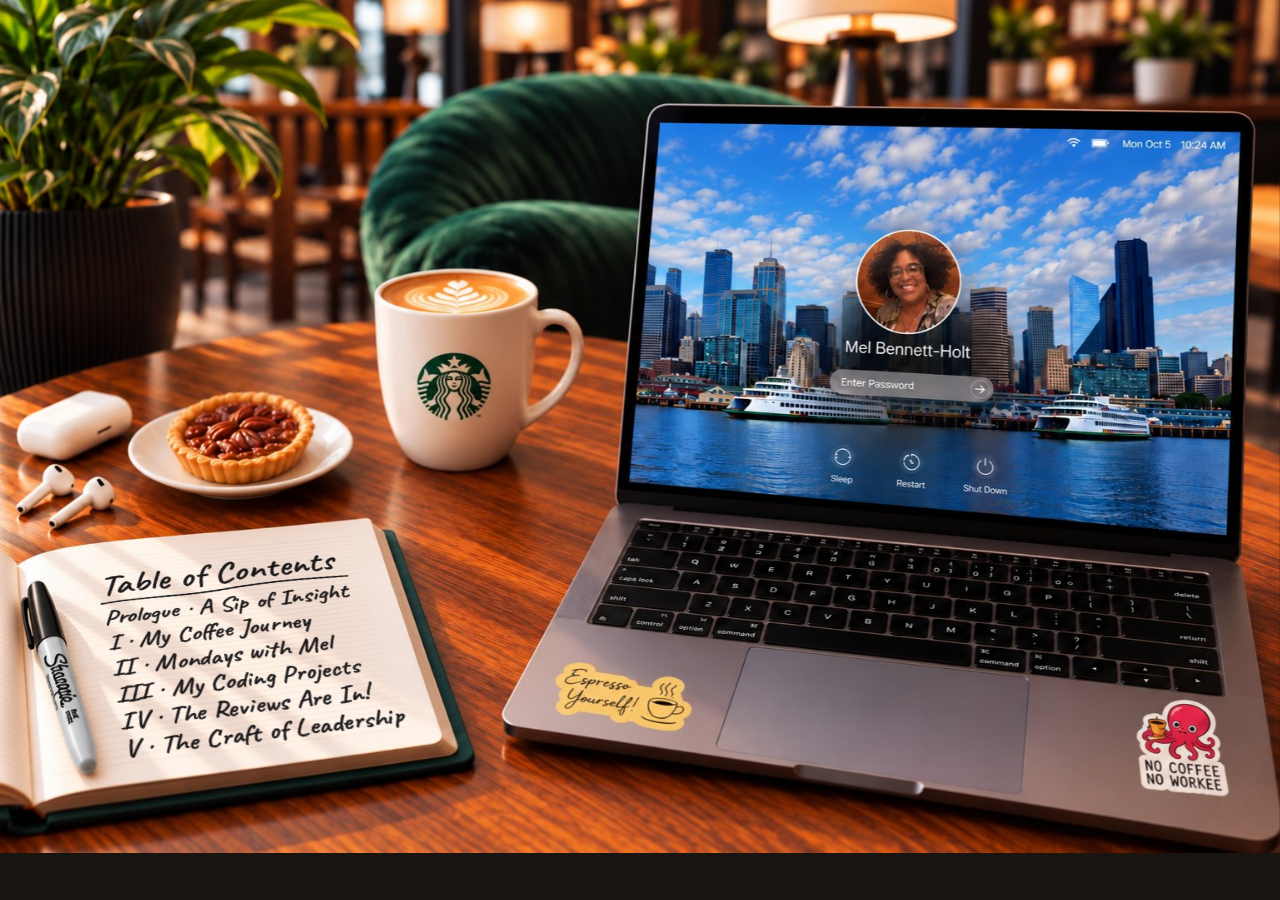
<file: index.html>
<!doctype html>
<html lang="en">
<head>
<meta charset="utf-8">
<meta name="viewport" content="width=device-width, initial-scale=1, viewport-fit=cover">
<title>Not Your Average Mel | Melissa Bennett-Holt</title>
<meta name="description" content="Melissa Bennett-Holt (Mel) is a Starbucks Coffee Master, coffeehouse coach and full stack developer. Step up to her café table to explore her resume, Mondays with Mel, coding projects and The Craft of Leadership.">
<meta name="theme-color" content="#1a1410">
<link rel="canonical" href="https://notyouravgmel.com/">
<link rel="icon" href="favicon.svg" type="image/svg+xml">
<meta property="og:type" content="website">
<meta property="og:site_name" content="Not Your Average Mel">
<meta property="og:title" content="Not Your Average Mel | Melissa Bennett-Holt">
<meta property="og:description" content="Melissa Bennett-Holt (Mel) is a Starbucks Coffee Master, coffeehouse coach and full stack developer. Step up to her café table to explore her resume, Mondays with Mel, coding projects and The Craft of Leadership.">
<meta property="og:url" content="https://notyouravgmel.com/">
<meta property="og:image" content="https://notyouravgmel.com/assets/og-image.jpg">
<meta name="twitter:card" content="summary_large_image">
<link rel="stylesheet" href="https://fonts.googleapis.com/css2?family=Caveat:wght@500;700&family=Source+Sans+3:wght@400;700&display=swap">
<link rel="stylesheet" href="css/home.css">
</head>
<body>
<main>
<h1 class="sr-only">Hey, I'm Mel! Not Your Average Mel</h1>
<div class="scene">
<div class="stage">
<img src="assets/home/cafe-desk.jpg" alt="A café table with a laptop, a latte, a pecan tart, AirPods and an open notebook">

<!-- AirPods: open the Spotify album player -->
<input type="checkbox" id="sp-chk" class="sp-chk" aria-hidden="true" tabindex="-1">
<label for="sp-chk" class="hot" role="button" aria-label="Play the album on Spotify" style="left:15px;top:388px;width:121px;height:143px;border-radius:24px;cursor:pointer"><span class="tag sp-tag">My Tunes ♪</span></label>
<div class="sp-pop"><label for="sp-chk" class="sp-bg" aria-label="Close"></label><div class="sp-card"><label for="sp-chk" class="sp-x" aria-label="Close">×</label><p class="sp-h">My Tunes</p>
<p class="sp-t">The Life of a Showgirl</p>
<p class="sp-a">Taylor Swift · Album</p>
<a class="sp-btn" href="https://open.spotify.com/album/4a6NzYL1YHRUgx9e3YZI6I" target="_blank" rel="noopener">Listen on Spotify ↗</a></div></div>

<!-- laptop screen: enter the portfolio desk -->
<a class="hot" href="desk/" aria-label="Enter the portfolio desk" style="left:632px;top:123px;width:607px;height:410px;clip-path:polygon(31px 0,607px 2px,596px 410px,0 358px)"><span class="tag">Enter the desk →</span></a>

<!-- handwritten table of contents on the notebook page; baselines sit on the notebook's ruled lines -->
<div class="toc" style="position:absolute;left:0;top:0;width:270px;height:254px;transform-origin:0 0;transform:matrix3d(1.03183,-0.08334,0,0.0000876,0.05153,0.37988,0,-0.0005851,0,0,1,0,93.33,563.33,0,1);mix-blend-mode:multiply">
<svg width="270" height="254" viewBox="0 0 270 254" style="overflow:visible" aria-label="Table of Contents">
<text x="2" y="44.7" font-size="38" font-weight="700" transform="rotate(1.49 2 44.7)">Table of Contents</text>
<path d="M2 6 C45 2 80 9 120 5 S200 3 238 6" fill="none" stroke="#0f0f12" stroke-width="1.9" stroke-linecap="round" transform="translate(0 49.7) rotate(1.49 2 0)"/>
<a href="desk/#resume"><text x="2" y="82.8" font-size="26" transform="rotate(1.52 2 82.8)">Prologue · A Sip of Insight</text></a>
<a href="desk/#cup"><text x="2" y="114.2" font-size="26" transform="rotate(1.52 2 114.2)">I · My Coffee Journey</text></a>
<a href="desk/#journal"><text x="2" y="145.2" font-size="26" transform="rotate(1.52 2 145.2)">II · Mondays with Mel</text></a>
<a href="desk/#projects"><text x="2" y="175.9" font-size="26" transform="rotate(1.52 2 175.9)">III · My Coding Projects</text></a>
<a href="desk/#reviews"><text x="2" y="206.2" font-size="26" transform="rotate(1.52 2 206.2)">IV · The Reviews Are In!</text></a>
<a href="desk/#craft"><text x="2" y="236.1" font-size="26" transform="rotate(1.52 2 236.1)">V · The Craft of Leadership</text></a>
</svg>
</div>

</div>
</div>
<nav class="home-nav" aria-label="Table of Contents">
<h2>Table of Contents</h2>
<a href="desk/#resume">Prologue · A Sip of Insight</a>
<a href="desk/#cup">I · My Coffee Journey</a>
<a href="desk/#journal">II · Mondays with Mel</a>
<a href="desk/#projects">III · My Coding Projects</a>
<a href="desk/#reviews">IV · The Reviews Are In!</a>
<a href="desk/#craft">V · The Craft of Leadership</a>
<a class="enter" href="desk/">Enter the desk →</a>
</nav>
</main>
<script src="js/home.js" defer></script>
</body>
</html>
</file>
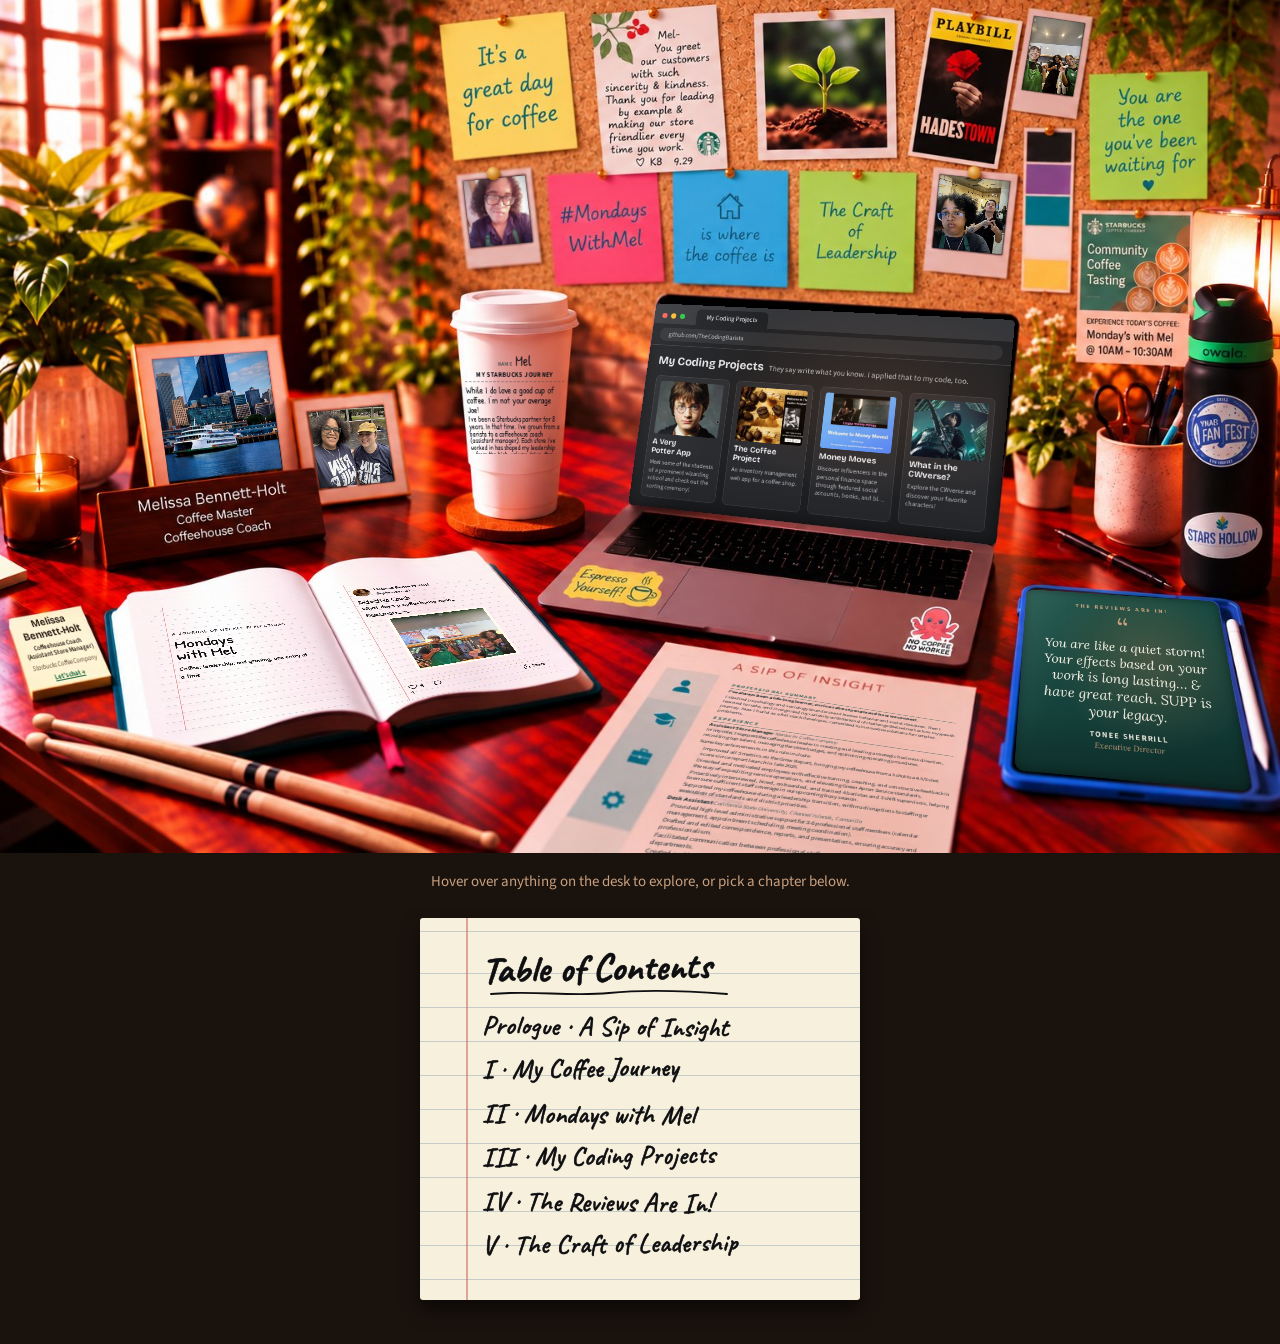
<file: desk/index.html>
<!doctype html>
<html lang="en">
<head>
<meta charset="utf-8">
<meta name="viewport" content="width=device-width, initial-scale=1, viewport-fit=cover">
<title>Portfolio Desk | Not Your Average Mel</title>
<meta name="description" content="Melissa Bennett-Holt (Mel) is a Starbucks Coffee Master, coffeehouse coach, and full-stack developer. Explore her desk: resume, Mondays with Mel, coding projects and The Craft of Leadership.">
<meta name="theme-color" content="#1a1410">
<link rel="canonical" href="https://notyouravgmel.com/desk/">
<link rel="icon" href="../favicon.svg" type="image/svg+xml">
<meta property="og:type" content="website">
<meta property="og:site_name" content="Not Your Average Mel">
<meta property="og:title" content="Not Your Average Mel | Portfolio Desk">
<meta property="og:description" content="Melissa Bennett-Holt (Mel) is a Starbucks Coffee Master, coffeehouse coach, and full-stack developer. Explore her desk: resume, Mondays with Mel, coding projects and The Craft of Leadership.">
<meta property="og:url" content="https://notyouravgmel.com/desk/">
<meta property="og:image" content="https://notyouravgmel.com/assets/og-image.jpg">
<meta name="twitter:card" content="summary_large_image">
<link rel="stylesheet" href="https://fonts.googleapis.com/css2?family=Bricolage+Grotesque:wght@600;700&family=Source+Sans+3:wght@400;600;700&family=Patrick+Hand&family=Caveat:wght@500;700&family=Lora:ital,wght@0,400;0,700;1,400&display=swap">
<link rel="stylesheet" href="../css/desk.css">
</head>
<body>
<main>
<h1 class="sr-only">Melissa Bennett-Holt: Not Your Average Mel</h1>
<p class="sr-only">An illustrated desk. Select the cork board notes, laptop, journal, cup, resume page, tablet, photo frames or nameplate to open each part of the site, or use the Table of Contents below the desk.</p>
<div class="scene">
<div class="stage" aria-hidden="true">
<div class="cup-tx" style="transform:matrix3d(1.02459,0.00000,0,0.0000000,1.01039,1.86329,0,0.0016284,0,0,1,0,555.00,424.00,0,1)"><div class="ct-top"><span>Name</span><b>Mel</b></div><div class="ct-drink">My Starbucks Journey</div><p class="ct-l">While I do love a good cup of coffee, I'm not your average Joe!</p><p class="ct-b">I've been a Starbucks partner for 8 years. In that time, I've grown from a barista to a coffeehouse coach (assistant manager). Each store I've worked in has shaped my leadership - from the high-volume drive-thru where I learned operational discipline, to the community cafe where I developed a people-first approach centered on culture and connection.</p></div>
<div class="paper-tx" style="transform:matrix3d(1.23784,0.33530,0,0.0002072,-1.34394,-0.30074,0,-0.0011199,0,0,1,0,880.00,820.00,0,1)"><div class="pt-h">Professional Summary</div><p class="pt-l">I've always been a life-long learner, curious about people and how we connect.</p><p>I studied psychology and sociology to understand human behavior and social structures. Then I learned to code, and it reignited my curiosity with the kind of challenge that set me back on my growth journey. Now I build as a full stack developer, committed to innovative solutions for complex problems.</p><div class="pt-h">Experience</div><div class="jb"><b>Assistant Store Manager</b> <i>Starbucks Coffee Company</i></div><p>In my role, I support the coffeehouse leader in creating and leading a strategic business direction, recruiting top talent, managing the store budget, and optimizing operating procedures.</p><p>Some key achievements in this role include:</p><ul><li>Improved all 5 metrics on the Grow Report, bringing my coffeehouse from a 3 shot to a 4.5/5 shot score since report launch in late 2025.</li><li>Directed and motivated employees with effective training, coaching, and constructive feedback in the way of expediting service operations, and elevating Green Apron Service standards.</li><li>Proactively interviewed, hired, onboarded, and trained 4 baristas and 3 shift supervisors, helping to ensure sufficient staff coverage in our upcoming busy season.</li><li>Supported my coffeehouse during a leadership transition, with no disruptions to staffing or execution of standards and district priorities.</li></ul><div class="jb"><b>Desk Assistant</b> <i>California State University, Channel Islands, Camarillo</i></div><ul><li>Provided high-level administrative support for 3-6 professional staff members (calendar management, appointment scheduling, meeting coordination).</li><li>Drafted and edited correspondence, reports, and presentations, ensuring accuracy and professionalism.</li><li>Facilitated communication between professional staff, students, vendors, and other departments.</li><li>Created and launched the Student Union Perks Program (SUPP) to increase engagement in the Student Union.</li><li>2018 Student Assistant of the Year recipient.</li></ul><div class="pt-h">Education</div><div class="jb"><b>Software Engineering</b> <i>Flatiron School</i></div><div class="jb"><b>Bachelor of Arts (B.A.), Psychology</b> <i>California State University Channel Islands</i></div><div class="pt-h">Skills</div><p>Rails · SQL · JavaScript · React</p></div>
<div class="card-tx" style="transform:matrix3d(0.95266,0.02291,0,0.0002590,0.36369,0.16677,0,-0.0011499,0,0,1,0,15.00,746.00,0,1)"><div class="cx-n">Melissa Bennett‑Holt</div><div class="cx-t">Coffeehouse Coach<br>(Assistant Store Manager)</div><div class="cx-c">Starbucks Coffee Company</div><div class="cx-o">Let's chat →</div></div>
<div class="ipad-tx" style="transform:matrix3d(0.57764,-0.01202,0,-0.0000796,-0.79216,0.12360,0,-0.0006118,0,0,1,0,1232.00,707.00,0,1)"><div class="ip-k">The Reviews Are In!</div><div class="ip-body"><div class="ip-mark">“</div><p class="ip-q">You are like a quiet storm! Your effects based on your work is long lasting… &amp; have great reach. SUPP is your legacy.</p><div class="ip-w">Tonee Sherrill</div><div class="ip-r">Executive Director</div></div></div>
<div class="lap-tx" style="transform:matrix3d(0.58820,-0.03680,0,-0.0001960,-0.18938,0.74231,0,-0.0001009,0,0,1,0,788.00,364.00,0,1)"><div class="lt-tabs"><i class="d r"></i><i class="d y"></i><i class="d g"></i><em>My Coding Projects</em></div><div class="lt-bar"><span>github.com/TheCodingBarista</span></div><div class="lt-h"><b>My Coding Projects</b> They say write what you know. I applied that to my code, too.</div><div class="lt-g"><div class="lc"><div class="lci pj0"></div><div class="lct">A Very<br>Potter App</div><div class="lcd">Meet some of the students of a prominent wizarding school and check out the sorting ceremony!</div></div><div class="lc"><div class="lci pj1"></div><div class="lct">The Coffee Project</div><div class="lcd">An inventory management web app for a coffee shop.</div></div><div class="lc"><div class="lci pj2"></div><div class="lct">Money Moves</div><div class="lcd">Discover influencers in the personal finance space through featured social accounts, books, and blog posts.</div></div><div class="lc"><div class="lci pj3"></div><div class="lct">What in the CWverse?</div><div class="lcd">Explore the CWverse and discover your favorite characters!</div></div></div></div>
<div class="cpho cp0" style="transform:matrix3d(0.30917,-0.03000,0,0.0000000,0.03485,0.30303,0,0.0000000,0,0,1,0,555.80,217.50,0,1)"></div>
<div class="cpho cp2" style="width:200px;height:290px;transform:matrix3d(0.36426,0.04525,0,0.0000447,-0.04103,0.30527,0,0.0000073,0,0,1,0,1240.80,19.20,0,1)"></div>
<div class="cpho cp3" style="transform:matrix3d(0.31399,0.02657,0,-0.0000311,0.04545,0.35214,0,0.0000697,0,0,1,0,1127.80,209.50,0,1)"></div>
<div class="cpho cp4" style="width:240px;height:248px;transform:matrix3d(0.37076,-0.04114,0,-0.0000092,0.07435,0.39425,0,0.0000466,0,0,1,0,370.00,495.00,0,1)"></div>
<div class="cpho cp5" style="width:240px;height:251px;transform:matrix3d(0.62430,0.02398,0,0.0001619,0.08521,0.59447,0,0.0000194,0,0,1,0,182.60,431.60,0,1)"></div>
<div class="jr-ov" style="transform:matrix3d(0.39501,0.11113,0,0.0001894,-0.06281,-0.19181,0,-0.0004825,0,0,1,0,178.00,728.00,0,1)"><div class="jr-pg jr-lpage"><div class="jr-pgin jr-ttl"><div class="jr-kick">A journal of weekly reflections</div><div class="jr-big">Mondays<br>with Mel</div><div class="jr-sub">Coffee, leadership, and growing, one entry at a time.</div></div></div></div>
<div class="jr-ov" style="transform:matrix3d(0.56430,0.18161,0,0.0003114,0.00886,0.01711,0,-0.0002353,0,0,1,0,392.00,704.00,0,1)"><div class="jr-pg"><div class="jr-pgin">
<div class="jr-hdr"><div class="jr-av jri0"></div><div><div class="jr-nm">Melissa Bennett-Holt</div><div class="jr-dt">September 21</div></div></div>
<p><strong>Detective Coach</strong><br>What does a coffeehouse coac… <a href="https://www.linkedin.com/in/melbennettholt/" class="jr-more">Read more →</a></p>
<div class="jr-ph jri1" role="img" aria-label="Two team members in green aprons holding coffee samples at a Starbucks counter"></div>
<div class="jr-ftr">
<span style="display:inline-flex;align-items:center;gap:6px"><svg width="20" height="20" viewBox="0 0 24 24" fill="none" stroke="currentColor" stroke-width="2" stroke-linecap="round" stroke-linejoin="round" aria-hidden="true"><path d="M20.84 4.61a5.5 5.5 0 0 0-7.78 0L12 5.67l-1.06-1.06a5.5 5.5 0 0 0-7.78 7.78l1.06 1.06L12 21.23l7.78-7.78 1.06-1.06a5.5 5.5 0 0 0 0-7.78z"></path></svg>5</span>
<span style="display:inline-flex;align-items:center;gap:6px"><svg width="20" height="20" viewBox="0 0 24 24" fill="none" stroke="currentColor" stroke-width="2" stroke-linecap="round" stroke-linejoin="round" aria-hidden="true"><path d="M21 11.5a8.38 8.38 0 0 1-.9 3.8 8.5 8.5 0 0 1-7.6 4.7 8.38 8.38 0 0 1-3.8-.9L3 21l1.9-5.7a8.38 8.38 0 0 1-.9-3.8 8.5 8.5 0 0 1 4.7-7.6 8.38 8.38 0 0 1 3.8-.9h.5a8.48 8.48 0 0 1 8 8v.5z"></path></svg></span>
<span style="margin-left:auto;display:inline-flex;align-items:center;gap:6px"><svg width="20" height="20" viewBox="0 0 24 24" fill="none" stroke="currentColor" stroke-width="2" stroke-linecap="round" stroke-linejoin="round" aria-hidden="true"><path d="M4 12v8a2 2 0 0 0 2 2h12a2 2 0 0 0 2-2v-8"></path><polyline points="16 6 12 2 8 6"></polyline><line x1="12" y1="2" x2="12" y2="15"></line></svg>Share</span></div>
<div class="jr-pgno">1</div>
</div></div></div>
<span class="cpin" style="left:583.5px;top:200.3px"></span>
<span class="cpin" style="left:1161.2px;top:198.7px"></span>
</div>

<a class="hs" href="#craft" aria-label="The Craft of Leadership" style="left:62.37%;top:20.12%;width:9.11%;height:14.06%"><span class="tg">The Craft of Leadership</span></a>
<a class="hs" href="#journal" aria-label="Mondays with Mel" style="left:42.77%;top:20.21%;width:9.05%;height:12.99%"><span class="tg">Mondays with Mel</span></a>
<a class="hs" href="#journal" aria-label="Mondays with Mel" style="left:84.24%;top:24.90%;width:8.85%;height:17.77%"><span class="tg">Mondays with Mel</span></a>
<a class="hs" href="#reviews" aria-label="The Reviews Are In!" style="left:46.22%;top:0.78%;width:10.61%;height:19.53%"><span class="tg">The Reviews Are In!</span></a>
<a class="hs" href="#cup" aria-label="My Starbucks Journey" style="left:35.16%;top:33.98%;width:10.03%;height:27.05%"><span class="tg">My Starbucks Journey</span></a>
<a class="hs" href="#projects" aria-label="My Coding Projects" style="left:49.15%;top:35.16%;width:30.27%;height:28.81%"><span class="tg">My Coding Projects</span></a>
<a class="hs" href="#journal" aria-label="Mondays with Mel" style="left:8.46%;top:64.65%;width:38.54%;height:26.37%"><span class="tg">Mondays with Mel</span></a>
<a class="hs" href="#resume" aria-label="A Sip of Insight" style="left:40.04%;top:75.20%;width:36.26%;height:24.80%"><span class="tg">A Sip of Insight</span></a>
<a class="hs" href="#reviews" aria-label="The Reviews Are In!" style="left:78.12%;top:68.85%;width:21.88%;height:26.37%"><span class="tg">The Reviews Are In!</span></a>
<a class="hs" href="#hello" aria-label="About Mel" style="left:7.49%;top:55.18%;width:17.90%;height:11.23%"><span class="tg">About Mel</span></a>
<a class="hs" href="#card" aria-label="Business card" style="left:0.52%;top:71.00%;width:8.20%;height:10.25%"><span class="tg">My business card</span></a>
<a class="hs" href="../" aria-label="Back to home" style="left:52.60%;top:20.02%;width:8.92%;height:13.67%"><span class="tg">Back to home</span></a>
</div>
<p class="hint">Hover over anything on the desk to explore, or pick a chapter below.</p>
<nav class="toc-nav" aria-label="Table of Contents"><div class="toc-paper">
<div class="toc-title">Table of Contents</div>
<svg width="250" height="10" viewBox="0 0 240 10" style="display:block;margin:0 0 8px 2px" aria-hidden="true"><path d="M2 6 C45 2 80 9 120 5 S200 3 238 6" fill="none" stroke="#0F0F12" stroke-width="1.9" stroke-linecap="round"/></svg>
<a href="#resume"><span class="t">Prologue · A Sip of Insight</span></a>
<a href="#cup"><span class="t">I · My Coffee Journey</span></a>
<a href="#journal"><span class="t">II · Mondays with Mel</span></a>
<a href="#projects"><span class="t">III · My Coding Projects</span></a>
<a href="#reviews"><span class="t">IV · The Reviews Are In!</span></a>
<a href="#craft"><span class="t">V · The Craft of Leadership</span></a>
</div></nav>
</main>
<div class="modal" id="resume" role="dialog" aria-label="Resume"><a class="bg" href="#!" aria-label="Close"></a><a class="x" href="#!" aria-label="Close">×</a><div class="box">
<div class="sheet resume">
<h2 style="margin:0 0 8px;font-size:36px">A Sip of Insight</h2>
<div style="width:56px;height:3px;background:#8A5A2B;margin-bottom:8px"></div>
<p class="rs-h">Professional Summary</p>
<p style="margin:0 0 10px;font-weight:600;color:#8A5A2B">I've always been a life-long learner, curious about people and how we connect.</p>
<p style="margin:0;color:#D5E2DD">I studied psychology and sociology to understand human behavior and social structures. Then I learned to code, and it reignited my curiosity with the kind of challenge that set me back on my growth journey. Now I build as a full stack developer, committed to innovative solutions for complex problems.</p>
<p class="rs-h">Experience</p>
<div class="job"><div class="jt"><b>Coffeehouse Coach</b><span>Starbucks Coffee Company</span></div>
<p style="margin:6px 0 0;font-size:14px;line-height:1.5">In my role, I support the coffeehouse leader in creating and leading a strategic business direction, recruiting top talent, managing the store budget, and optimizing operating procedures.</p>
<p style="margin:8px 0 0;font-size:14px;font-weight:600">Some key achievements in this role include:</p>
<ul>
<li>Improved all 5 metrics on the Grow Report, bringing my coffeehouse from a 3 shot to a 4.0/5 shot score since report launch in late 2025.</li>
<li>Directed and motivated employees with effective training, coaching, and constructive feedback in the way of expediting service operations, and elevating Green Apron Service standards.</li>
<li>Proactively interviewed, hired, onboarded, and trained 7 baristas and 4 shift supervisors, helping to ensure sufficient staff coverage in our upcoming busy season.</li>
<li>Supported my coffeehouse during a leadership transition, with no disruptions to staffing or execution of standards and district priorities.</li>
</ul></div>
<div class="job"><div class="jt"><b>Desk Assistant</b><span>California State University, Channel Islands, Camarillo</span></div>
<ul>
<li>Provided high-level administrative support for 3-6 professional staff members (calendar management, appointment scheduling, meeting coordination).</li>
<li>Drafted and edited correspondence, reports, and presentations, ensuring accuracy and professionalism.</li>
<li>Facilitated communication between professional staff, students, vendors, and other departments.</li>
<li>Created and launched the Student Union Perks Program (SUPP) to increase engagement in the Student Union.</li>
<li>Student Assistant of the Year recipient.</li>
</ul></div>
<p class="rs-h">Education</p>
<div class="job"><div class="jt"><b>Software Engineering</b><span>Flatiron School</span></div></div>
<div class="job"><div class="jt"><b>Bachelor of Arts (B.A.), Psychology</b><span>California State University Channel Islands</span></div></div>
<p class="rs-h">Skills</p>
<div style="display:flex;gap:10px;flex-wrap:wrap">
<span style="padding:6px 14px;border:1px solid #5E8A80;border-radius:999px;font-size:16px">Rails</span>
<span style="padding:6px 14px;border:1px solid #5E8A80;border-radius:999px;font-size:16px">SQL</span>
<span style="padding:6px 14px;border:1px solid #5E8A80;border-radius:999px;font-size:16px">JavaScript</span>
<span style="padding:6px 14px;border:1px solid #5E8A80;border-radius:999px;font-size:16px">React</span>
</div>
</div>
</div></div>
<div class="modal" id="cup" role="dialog" aria-label="My Starbucks Journey"><a class="bg" href="#!" aria-label="Close"></a><a class="x" href="#!" aria-label="Close">×</a><div class="box">
<div class="cup-wrap">
<div class="cup">
<div class="lid"><span class="sip"></span></div>
<div class="cbody">
<div class="sleeve"></div>
<div class="lbl-s">
<div class="lbl-top"><span class="lbl-k">Name</span><span class="lbl-n">Mel</span><span class="lbl-cnt">1 of 1</span></div>
<div class="lbl-drink">My Coffee Journey</div>
<div class="lbl-rule"></div>
<p class="lbl-lead">While I do love a good cup of coffee, I'm not your average Joe!</p>
<p>I've been a Starbucks partner for 8 years. In that time, I've grown from a barista to a coffeehouse coach (assistant manager). Each store I've worked in has shaped my leadership - from the high-volume drive-thru where I learned operational discipline, to the community cafe where I developed a people-first approach centered on culture and connection.</p>
<p>I became a certified Coffee Master in July of this year. In advance of this achievement, I connected with customers and partners alike over coffee. My weekly coffee tastings were affectionately dubbed &quot;Mondays With Mel.&quot; This name stuck with me and has become a part of my reflections on coffee, leadership, and personal growth. Follow along on Linkedin as I continue driving performance and culture at Starbucks!</p>
</div>
</div>
</div>
</div>
</div></div>
<div class="modal" id="card" role="dialog" aria-label="Business card"><a class="bg" href="#!" aria-label="Close"></a><a class="x" href="#!" aria-label="Close">×</a><div class="box" style="width:min(340px,100%)">
<div class="bcard"><img src="../assets/desk/card-header.jpg" alt="Melissa Bennett-Holt smiling in sunglasses, with the Starbucks logo"><div class="b"><h2>Melissa Bennett‑Holt</h2><p class="t">Coffeehouse Coach<br>(Assistant Store Manager)</p><p class="c">Starbucks Coffee Company</p><p class="tag">Let's write the next chapter together.</p><button class="chat-btn" type="button" id="chatBtn" aria-expanded="false" aria-controls="chatForm">Let's chat</button>
<form id="chatForm" hidden novalidate>
<label>Name<input name="name" type="text" autocomplete="name" required></label>
<label>Email<input name="email" type="email" autocomplete="email" required></label>
<label>Message<textarea name="message" rows="4" required></textarea></label>
<button type="submit" class="send">Send message</button>
<p id="chatMsg" role="status" aria-live="polite"></p>
</form></div></div>
</div></div>
<div class="modal" id="reviews" role="dialog" aria-label="The Reviews Are In!"><a class="bg" href="#!" aria-label="Close"></a><a class="x" href="#!" aria-label="Close">×</a><div class="box" style="width:min(1040px,100%)">
<div class="bc">
<div class="bc-in">
<div class="bc-cols">
<div class="bc-left">
<p class="bc-kick">The Reviews Are In!</p>
<figure class="bq-main"><span class="mark" aria-hidden="true">“</span><blockquote>You are like a quiet storm! Your effects based on your work is long lasting… &amp; have great reach. SUPP is your legacy.</blockquote><figcaption><span class="who">Tonee Sherrill</span><span class="role">Executive Director</span></figcaption></figure>
<div class="bc-rule"></div>
<div class="bc-grid">
<figure class="bq"><blockquote>“Thank you for all the work and innovation you have contributed to the SU and team during your time here. I appreciate your perseverance and dedication.”</blockquote><figcaption><span class="who">Diana Ballesteros</span><span class="role">Associate Director</span></figcaption></figure>
<figure class="bq"><blockquote>“You truly are a great example of what our mission and values represent. Your presence and consistency is not only appreciated by partners, but by customers as well!”</blockquote><figcaption><span class="who">Ashlie Madison</span><span class="role">District Manager</span></figcaption></figure>
<figure class="bq"><blockquote>“Your presence, so calm, cool &amp; collected, is so amazing. … I'm so lucky to have had you on my team.”</blockquote><figcaption><span class="who">Sam Fuller</span><span class="role">Assistant Store Manager</span></figcaption></figure>
<figure class="bq"><blockquote>“You starting a program and growing is something that is so amazing! … Thank you so much for all you have brought to the team!”</blockquote><figcaption><span class="who">Stephanie Munides</span><span class="role">Student Supervisor</span></figcaption></figure>
<figure class="bq"><blockquote>“Your ability to create the SUPP program from nothing really shows how gifted and hard working you are.”</blockquote><figcaption><span class="who">Shawna Brown</span><span class="role">Student Supervisor</span></figcaption></figure>
</div>
</div>
<aside class="bc-author">
<img src="../assets/desk/author.jpg" alt="Melissa Bennett-Holt in a California State University Channel Islands hoodie">
<p class="au-kick">About the author</p>
<p class="au-name">Melissa Bennett-Holt</p>
<p class="au-bio">Mel is a Starbucks Coffee Master, coffeehouse coach, and full stack developer. A storyteller at heart, she went from barista to coach over seven years with the company. She hosts Mondays with Mel, a weekly series of coffee tastings and reflections on leadership and growth.</p>
<a class="au-link" href="https://www.linkedin.com/in/melbennettholt/">Follow Mel on LinkedIn →</a>
</aside>
</div>
<div class="bc-foot"><div class="bc-tag">Mondays with Mel<br><span>A story, still brewing.</span></div><div class="barcode" aria-hidden="true"><div class="bars"></div><div class="num">9 780000 000000</div></div></div>
</div>
</div>
</div></div>
<div class="modal pj-modal" id="projects" role="dialog" aria-label="My Coding Projects"><a class="bg" href="#!" aria-label="Close"></a><a class="x" href="#!" aria-label="Close">×</a><div class="box">
<div class="pjlid"><div class="pjscreen"><div class="pjbar"><i class="d r"></i><i class="d y"></i><i class="d g"></i><span>github.com/TheCodingBarista</span></div><div class="pjh"><b>My Coding Projects</b>They say write what you know. I applied that to my code, too.</div><div class="pjgrid"><a class="pjc" href="https://github.com/TheCodingBarista/potter-project" target="_blank" rel="noopener" aria-label="View A Very Potter App on GitHub"><div class="pi pj0"></div><span class="t">A Very Potter App</span><span class="d">Meet some of the students of a prominent wizarding school and check out the sorting ceremony!</span><span class="l">View on GitHub →</span></a><a class="pjc" href="https://github.com/TheCodingBarista/the-coffee-project" target="_blank" rel="noopener" aria-label="View The Coffee Project on GitHub"><div class="pi pj1"></div><span class="t">The Coffee Project</span><span class="d">An inventory management web app for a coffee shop.</span><span class="l">View on GitHub →</span></a><a class="pjc" href="https://github.com/TheCodingBarista/money-moves" target="_blank" rel="noopener" aria-label="View Money Moves on GitHub"><div class="pi pj2"></div><span class="t">Money Moves</span><span class="d">Discover influencers in the personal finance space through featured social accounts, books, and blog posts.</span><span class="l">View on GitHub →</span></a><a class="pjc" href="https://github.com/TheCodingBarista/what-in-the-cwverse" target="_blank" rel="noopener" aria-label="View What in the CWverse on GitHub"><div class="pi pj3"></div><span class="t">What in the CWverse?</span><span class="d">Explore the CWverse and discover your favorite characters!</span><span class="l">View on GitHub →</span></a></div></div></div><div class="pjbase"></div>
</div></div>
<div class="modal" id="hello" role="dialog" aria-label="About Mel"><a class="bg" href="#!" aria-label="Close"></a><a class="x" href="#!" aria-label="Close">×</a><div class="box" style="width:min(560px,100%)">
<div class="sheet"><h2 style="margin:0 0 8px;font-size:40px">You can call me Mel!</h2><div style="width:56px;height:3px;background:#8A5A2B;margin-bottom:12px"></div><p style="margin:0 0 16px;font-style:italic;font-size:19px">equal parts coffee, whimsy, and vibes.</p><p class="rs-h">About</p><p style="margin:0 0 12px;font-weight:600;font-size:17px">Coffee Master. Lifelong learner. Lover of stories in all forms - from latte art to novel plots.</p><p style="margin:0;font-size:17px">Mexican food, Disney movies &amp; my fur babies are just a few of my favorite things.</p></div>
</div></div>
<div class="modal jr-modal" id="journal" role="dialog" aria-label="Mondays with Mel journal"><a class="bg" href="#!" aria-label="Close"></a><a class="x" href="#!" aria-label="Close">×</a><div class="box">
<div class="jr-book">
<div class="jr-cover"></div>
<div class="jr-half" style="left:0"><div class="jr-pg jr-lpage"><div class="jr-pgin jr-ttl"><div class="jr-kick">A journal of weekly reflections</div><div class="jr-big">Mondays<br>with Mel</div><div class="jr-sub">Coffee, leadership, and growing, one entry at a time.</div></div></div></div>
<div class="jr-half" style="right:0"><div class="jr-pg"><div class="jr-pgin jr-ttl"><div class="jr-big">To be continued…</div><div class="jr-sub">New entries every Monday.</div><a href="https://www.linkedin.com/in/melbennettholt/" class="jr-more">Follow along on LinkedIn →</a></div></div></div>
<div class="jr-leaf" data-leaf style="transform:rotateY(0deg);z-index:3">
<div class="jr-pg"><div class="jr-pgin">
<div class="jr-hdr"><div class="jr-av jri0"></div><div><div class="jr-nm">Melissa Bennett-Holt</div><div class="jr-dt">September 21</div></div></div>
<p><strong>Detective Coach</strong><br>What does a coffeehouse coac… <a href="https://www.linkedin.com/in/melbennettholt/" class="jr-more">Read more →</a></p>
<div class="jr-ph jri1" role="img" aria-label="Two team members in green aprons holding coffee samples at a Starbucks counter"></div>
<div class="jr-ftr">
<span style="display:inline-flex;align-items:center;gap:6px"><svg width="20" height="20" viewBox="0 0 24 24" fill="none" stroke="currentColor" stroke-width="2" stroke-linecap="round" stroke-linejoin="round" aria-hidden="true"><path d="M20.84 4.61a5.5 5.5 0 0 0-7.78 0L12 5.67l-1.06-1.06a5.5 5.5 0 0 0-7.78 7.78l1.06 1.06L12 21.23l7.78-7.78 1.06-1.06a5.5 5.5 0 0 0 0-7.78z"></path></svg>5</span>
<span style="display:inline-flex;align-items:center;gap:6px"><svg width="20" height="20" viewBox="0 0 24 24" fill="none" stroke="currentColor" stroke-width="2" stroke-linecap="round" stroke-linejoin="round" aria-hidden="true"><path d="M21 11.5a8.38 8.38 0 0 1-.9 3.8 8.5 8.5 0 0 1-7.6 4.7 8.38 8.38 0 0 1-3.8-.9L3 21l1.9-5.7a8.38 8.38 0 0 1-.9-3.8 8.5 8.5 0 0 1 4.7-7.6 8.38 8.38 0 0 1 3.8-.9h.5a8.48 8.48 0 0 1 8 8v.5z"></path></svg></span>
<span style="margin-left:auto;display:inline-flex;align-items:center;gap:6px"><svg width="20" height="20" viewBox="0 0 24 24" fill="none" stroke="currentColor" stroke-width="2" stroke-linecap="round" stroke-linejoin="round" aria-hidden="true"><path d="M4 12v8a2 2 0 0 0 2 2h12a2 2 0 0 0 2-2v-8"></path><polyline points="16 6 12 2 8 6"></polyline><line x1="12" y1="2" x2="12" y2="15"></line></svg>Share</span></div>
<div class="jr-pgno">1</div>
</div></div>
<div class="jr-pg jr-back"><div class="jr-pgin">
<div class="jr-hdr"><div class="jr-av jri0"></div><div><div class="jr-nm">Melissa Bennett-Holt</div><div class="jr-dt">September 14</div></div></div>
<p>“Life is too short not to live it up a little.” - Peanuts creator, Charles M. Schulz… <a href="https://www.linkedin.com/in/melbennettholt/" class="jr-more">Read more →</a></p>
<div class="jr-ph jri2" role="img" aria-label="Peanuts and Starbucks tote bag displayed with Snoopy plush items"></div>
<div class="jr-ftr">
<span style="display:inline-flex;align-items:center;gap:6px"><svg width="20" height="20" viewBox="0 0 24 24" fill="none" stroke="currentColor" stroke-width="2" stroke-linecap="round" stroke-linejoin="round" aria-hidden="true"><path d="M20.84 4.61a5.5 5.5 0 0 0-7.78 0L12 5.67l-1.06-1.06a5.5 5.5 0 0 0-7.78 7.78l1.06 1.06L12 21.23l7.78-7.78 1.06-1.06a5.5 5.5 0 0 0 0-7.78z"></path></svg>8</span>
<span style="display:inline-flex;align-items:center;gap:6px"><svg width="20" height="20" viewBox="0 0 24 24" fill="none" stroke="currentColor" stroke-width="2" stroke-linecap="round" stroke-linejoin="round" aria-hidden="true"><path d="M21 11.5a8.38 8.38 0 0 1-.9 3.8 8.5 8.5 0 0 1-7.6 4.7 8.38 8.38 0 0 1-3.8-.9L3 21l1.9-5.7a8.38 8.38 0 0 1-.9-3.8 8.5 8.5 0 0 1 4.7-7.6 8.38 8.38 0 0 1 3.8-.9h.5a8.48 8.48 0 0 1 8 8v.5z"></path></svg>2</span>
<span style="margin-left:auto;display:inline-flex;align-items:center;gap:6px"><svg width="20" height="20" viewBox="0 0 24 24" fill="none" stroke="currentColor" stroke-width="2" stroke-linecap="round" stroke-linejoin="round" aria-hidden="true"><path d="M4 12v8a2 2 0 0 0 2 2h12a2 2 0 0 0 2-2v-8"></path><polyline points="16 6 12 2 8 6"></polyline><line x1="12" y1="2" x2="12" y2="15"></line></svg>Share</span></div>
<div class="jr-pgno">2</div>
</div></div>
</div>
<div class="jr-leaf" data-leaf style="transform:rotateY(0deg);z-index:2">
<div class="jr-pg"><div class="jr-pgin">
<div class="jr-hdr"><div class="jr-av jri0"></div><div><div class="jr-nm">Melissa Bennett-Holt</div><div class="jr-dt">September 7</div></div></div>
<p>Labor Day weekend has always felt like it was just for me. … <a href="https://www.linkedin.com/in/melbennettholt/" class="jr-more">Read more →</a></p>
<div class="jr-ph jri4" role="img" aria-label="Cartoon still of Road Runner and Wile E. Coyote"></div>
<div class="jr-ftr">
<span style="display:inline-flex;align-items:center;gap:6px"><svg width="20" height="20" viewBox="0 0 24 24" fill="none" stroke="currentColor" stroke-width="2" stroke-linecap="round" stroke-linejoin="round" aria-hidden="true"><path d="M20.84 4.61a5.5 5.5 0 0 0-7.78 0L12 5.67l-1.06-1.06a5.5 5.5 0 0 0-7.78 7.78l1.06 1.06L12 21.23l7.78-7.78 1.06-1.06a5.5 5.5 0 0 0 0-7.78z"></path></svg>2</span>
<span style="display:inline-flex;align-items:center;gap:6px"><svg width="20" height="20" viewBox="0 0 24 24" fill="none" stroke="currentColor" stroke-width="2" stroke-linecap="round" stroke-linejoin="round" aria-hidden="true"><path d="M21 11.5a8.38 8.38 0 0 1-.9 3.8 8.5 8.5 0 0 1-7.6 4.7 8.38 8.38 0 0 1-3.8-.9L3 21l1.9-5.7a8.38 8.38 0 0 1-.9-3.8 8.5 8.5 0 0 1 4.7-7.6 8.38 8.38 0 0 1 3.8-.9h.5a8.48 8.48 0 0 1 8 8v.5z"></path></svg>2</span>
<span style="margin-left:auto;display:inline-flex;align-items:center;gap:6px"><svg width="20" height="20" viewBox="0 0 24 24" fill="none" stroke="currentColor" stroke-width="2" stroke-linecap="round" stroke-linejoin="round" aria-hidden="true"><path d="M4 12v8a2 2 0 0 0 2 2h12a2 2 0 0 0 2-2v-8"></path><polyline points="16 6 12 2 8 6"></polyline><line x1="12" y1="2" x2="12" y2="15"></line></svg>Share</span></div>
<div class="jr-pgno">3</div>
</div></div>
<div class="jr-pg jr-back"><div class="jr-pgin">
<div class="jr-hdr"><div class="jr-av jri0"></div><div><div class="jr-nm">Melissa Bennett-Holt</div><div class="jr-dt">September 1</div></div></div>
<p>3rd place sounds like a consolation prize. But to me, it sounds cozy… <a href="https://www.linkedin.com/in/melbennettholt/" class="jr-more">Read more →</a></p>
<div class="jr-ph jri3" role="img" aria-label="Starbucks mission statement graphic with coffee and graduation photos"></div>
<div class="jr-ftr">
<span style="display:inline-flex;align-items:center;gap:6px"><svg width="20" height="20" viewBox="0 0 24 24" fill="none" stroke="currentColor" stroke-width="2" stroke-linecap="round" stroke-linejoin="round" aria-hidden="true"><path d="M20.84 4.61a5.5 5.5 0 0 0-7.78 0L12 5.67l-1.06-1.06a5.5 5.5 0 0 0-7.78 7.78l1.06 1.06L12 21.23l7.78-7.78 1.06-1.06a5.5 5.5 0 0 0 0-7.78z"></path></svg>3</span>
<span style="display:inline-flex;align-items:center;gap:6px"><svg width="20" height="20" viewBox="0 0 24 24" fill="none" stroke="currentColor" stroke-width="2" stroke-linecap="round" stroke-linejoin="round" aria-hidden="true"><path d="M21 11.5a8.38 8.38 0 0 1-.9 3.8 8.5 8.5 0 0 1-7.6 4.7 8.38 8.38 0 0 1-3.8-.9L3 21l1.9-5.7a8.38 8.38 0 0 1-.9-3.8 8.5 8.5 0 0 1 4.7-7.6 8.38 8.38 0 0 1 3.8-.9h.5a8.48 8.48 0 0 1 8 8v.5z"></path></svg></span>
<span style="margin-left:auto;display:inline-flex;align-items:center;gap:6px"><svg width="20" height="20" viewBox="0 0 24 24" fill="none" stroke="currentColor" stroke-width="2" stroke-linecap="round" stroke-linejoin="round" aria-hidden="true"><path d="M4 12v8a2 2 0 0 0 2 2h12a2 2 0 0 0 2-2v-8"></path><polyline points="16 6 12 2 8 6"></polyline><line x1="12" y1="2" x2="12" y2="15"></line></svg>Share</span></div>
<div class="jr-pgno">4</div>
</div></div>
</div>
</div>
<div class="jr-ctrl"><button class="jr-nb" type="button" id="jrPrev">← Previous</button><span class="jr-lbl" id="jrLbl">Entry 1</span><button class="jr-nb" type="button" id="jrNext">Next →</button></div>
</div></div>
<div class="modal rd-modal" id="craft" role="dialog" aria-label="The Craft of Leadership"><a class="bg" href="#!" aria-label="Close"></a><a class="x" href="#!" aria-label="Close">×</a><div class="box">
<div class="rd-sheet"><h2 class="rd-h">The Craft of Leadership</h2><p class="rd-sub">Reflections from the Starbucks Global Academy series.</p>
<a class="rd-card" href="#craft-balancing"><div class="rd-th rdface" role="img" aria-label="Tressie Lieberman, speaker for Balancing Curiosity &amp; Focus"></div><div class="rd-ci"><span class="rd-date">October 6, 2026 · 2 min read</span><span class="rd-t">Balancing Curiosity &amp; Focus</span><span class="rd-ex">I don’t believe in New Year’s resolutions. That’s not to say that I don’t see the value in resolving to grow as a person, but why wait until January 1st?</span><span class="rd-more">Read the article →</span></div></a>
</div></div></div>
<div class="modal rd-modal" id="craft-balancing" role="dialog" aria-label="Balancing Curiosity and Focus"><a class="bg" href="#!" aria-label="Close"></a><a class="x" href="#!" aria-label="Close">×</a><div class="box">
<article class="rd-sheet rd-art"><a class="rd-back" href="#craft">← All articles</a>
<div class="rd-face rdface" role="img" aria-label="Tressie Lieberman, speaker for Balancing Curiosity &amp; Focus"></div>
<p class="rd-meta">The Craft of Leadership · October 6, 2026 · 2 min read</p>
<h1 class="rd-title">Balancing Curiosity &amp; Focus</h1>
<div class="rd-body">
<p>I don’t believe in New Year’s resolutions.</p>
<p>That’s not to say that I don’t see the value in resolving to grow as a person, but why wait until January 1st?</p>
<p>It’s the first week of Q4 (and FY27 at Starbucks), and for me, that means it’s the 4th time this year that I’ve set new goals for myself.</p>
<p>I’ve always prided myself on being a lifelong learner. So this quarter, I’m going to be taking in the wisdom of the Starbucks leadership team through Starbucks Global Academy and a series called “The Craft of Leadership.”</p>
<p>The first session features global chief brand officer, <a href="https://www.linkedin.com/in/tressielieberman/" target="_blank" rel="noopener">Tressie Lieberman</a>.</p>
<p>While reflecting on this session, I got the benefit of hearing from Tressie for a 2nd time last week, as she was also featured on the <a href="https://www.linkedin.com/company/bboe/" target="_blank" rel="noopener">Best Brands on Earth</a> podcast.</p>
<p>Across the two conversations, a core idea became clear: through the lens of curiosity, not only can you learn more about your customer, but you can fuel creativity and urgency on your team.</p>
<p>One concept that I found particularly interesting was Tressie’s breakdown of Attention Brands vs. Intention Brands.</p>
<p><a href="https://www.linkedin.com/company/starbucks/" target="_blank" rel="noopener">Starbucks</a> is an Intention Brand. We believe in perfecting every detail of the customer experience and always have. The little things ARE the big things at Starbucks.</p>
<p>At the beginning and end of the day, we are the world’s local coffeehouse. We share your rituals with you, and continue striving to uplift your everyday.</p>
<p>But there’s something to be said for being curious about where the customer is right now.</p>
<p>2026 as the new 2016 was the perfect example of this.</p>
<p>Starbucks was there in 2016 - creating culture with the limited-time Unicorn Frappuccino. And this summer, we were able to relive that memory with our customers by bringing it into the here and now. Only a brand as special as Starbucks can do that.</p>
<blockquote class="rd-q">“Starbucks has always led the culture, but we were not leveraging culture. The opportunity was to embed the mindset of being culture builders and culture activators across the entire company.”</blockquote>
<p>I’ll be doing my part by empowering my team to stay customer-centered and continuing to share with you all the amazing things we have coming up.</p>
<p>See you soon for Halloween and the new Black Cat Frappuccino!</p>
<p><a href="https://lnkd.in/gTT4XZJ7" target="_blank" rel="noopener">lnkd.in/gTT4XZJ7</a></p>
</div>
<figure class="rd-fig"><div class="rd-img2" role="img" aria-label="Starbucks Halloween lineup: a black cat tumbler, a Bearista plush in a black cat costume, the Black Cat Frappuccino, a black cauldron mug and a white pumpkin mug"></div></figure>
<div class="rd-tags"><a href="https://www.linkedin.com/search/results/all/?keywords=%23mondayswithmel&amp;origin=HASH_TAG_FROM_FEED" target="_blank" rel="noopener">#MondaysWithMel</a><a href="https://www.linkedin.com/search/results/all/?keywords=%23coachmel&amp;origin=HASH_TAG_FROM_FEED" target="_blank" rel="noopener">#CoachMel</a><a href="https://www.linkedin.com/search/results/all/?keywords=%23thecraftofleadership&amp;origin=HASH_TAG_FROM_FEED" target="_blank" rel="noopener">#TheCraftofLeadership</a></div>
<a class="rd-li" href="https://www.linkedin.com/search/results/all/?keywords=%23thecraftofleadership&amp;origin=HASH_TAG_FROM_FEED" target="_blank" rel="noopener">More on #TheCraftofLeadership on LinkedIn →</a>
</article></div></div>
<script src="../js/desk.js" defer></script>
</body>
</html>
</file>
<file: css/home.css>
html,body{margin:0;background:#1a1410}
body{min-height:100vh;display:flex;flex-direction:column}
a{color:inherit;text-decoration:none}
.toc{opacity:.96}
.toc text{font-family:'Caveat',cursive;font-weight:500;fill:#0f0f12;stroke:#0f0f12;stroke-width:.45px;paint-order:stroke}
.toc a:hover text{text-decoration:underline}
.sp-chk{position:absolute;opacity:0;pointer-events:none}
.sp-pop{position:absolute;inset:0;display:none;align-items:center;justify-content:center;z-index:30;background:rgba(10,6,4,.72)}
.sp-chk:checked~.sp-pop{display:flex}
.sp-bg{position:absolute;inset:0;cursor:pointer}
.sp-card{position:relative;width:340px;max-width:92%;padding:26px 26px 28px;border-radius:16px;background:#191414;box-shadow:0 24px 60px rgba(0,0,0,.6);color:#F4EFE4;font-family:'Source Sans 3',Arial,sans-serif}
.sp-x{position:absolute;top:-14px;right:-14px;width:40px;height:40px;border-radius:50%;background:#F4EFE4;color:#2A1C14;font:700 24px/40px Arial,sans-serif;text-align:center;cursor:pointer}
.sp-h{margin:0 0 10px;font-size:14px;color:#B3B3B3}
.sp-t{margin:0;font:700 26px/1.2 'Source Sans 3',Arial,sans-serif;color:#fff}
.sp-a{margin:6px 0 22px;font-size:16px;color:#B3B3B3}
.sp-btn{display:inline-flex;align-items:center;min-height:48px;padding:0 28px;border-radius:999px;background:#1ED760;color:#000;font:700 17px 'Source Sans 3',Arial,sans-serif;text-decoration:none}
.sp-btn:hover{background:#3BE477}
.hot .sp-tag{left:calc(100% + 10px);top:50%;transform:translateY(-50%)}
.hot{position:absolute;display:block;background:transparent;transition:background .2s,filter .2s}
.hot:hover,.hot:focus-visible{background:rgba(255,236,190,.16);outline:none;filter:drop-shadow(0 0 14px rgba(255,220,150,.7))}
.tag{position:absolute;left:50%;top:50%;transform:translate(-50%,-50%);background:rgba(15,40,30,.92);color:#f4ecdc;font:700 14px 'Caveat',cursive;letter-spacing:.1em;text-transform:uppercase;padding:9px 16px;border-radius:20px;white-space:nowrap;opacity:0;transition:opacity .2s;font-size:20px}
.hot:hover .tag,.hot:focus-visible .tag{opacity:1}

.scene{position:relative;width:100%;max-width:1600px;margin:0 auto;aspect-ratio:1280/853;overflow:hidden;background:#1a1410}
.stage{position:absolute;left:0;top:0;width:1280px;height:853px;transform-origin:0 0}
.stage>img{position:absolute;left:0;top:0;width:1280px;height:853px}
.sr-only{position:absolute!important;width:1px;height:1px;margin:-1px;padding:0;overflow:hidden;clip:rect(0,0,0,0);white-space:nowrap;border:0}
.home-nav{display:none;padding:22px 20px 40px;max-width:520px;margin:0 auto;font-family:'Source Sans 3',Arial,sans-serif}
.home-nav h2{margin:0 0 10px;font:700 30px 'Caveat',cursive;color:#F4EFE4}
.home-nav a{display:flex;align-items:center;min-height:48px;padding:0 14px;margin-bottom:8px;border:1px solid #6B4A34;border-radius:10px;color:#F4EFE4;font-size:18px;text-decoration:none}
.home-nav a:hover,.home-nav a:focus-visible{background:#6B4A34}
.home-nav a.enter{background:#C8A07E;color:#2A1C14;border-color:#C8A07E;font-weight:700}
@media(max-width:760px){.home-nav{display:block}}
</file>
<file: css/desk.css>
:root{--bg:#1A120D;--ink:#F4EFE4;--accent:#C8A07E;--pill:rgba(20,40,32,.94);box-sizing:border-box;padding-top:env(safe-area-inset-top,0px);padding-bottom:env(safe-area-inset-bottom,0px)}
@media (prefers-color-scheme: dark){:root:not([data-theme="light"]){--bg:#1A120D}}
:root[data-theme="dark"]{--bg:#1A120D}
html{scroll-padding-top:env(safe-area-inset-top,0px)}
*{box-sizing:border-box}
body{margin:0;background:var(--bg);color:var(--ink);font-family:'Source Sans 3',system-ui,sans-serif}
.scene{position:relative;width:100%;max-width:1600px;margin:0 auto;aspect-ratio:1536/1024;background:url(../assets/desk/scene-af2af6a4.jpg) center/100% 100% no-repeat;overflow:hidden}
.hs{position:absolute;display:block;border-radius:8px;outline:none;transition:box-shadow .2s,background .2s}
.hs:hover,.hs:focus-visible{background:rgba(255,236,190,.14);box-shadow:0 0 0 2px rgba(255,236,190,.9),0 0 26px rgba(255,214,140,.55)}
.tg{position:absolute;left:50%;top:-8px;transform:translate(-50%,-100%);background:var(--pill);color:var(--ink);font:600 clamp(11px,1.1vw,15px) 'Bricolage Grotesque',sans-serif;letter-spacing:.1em;text-transform:uppercase;padding:7px 12px;border-radius:999px;white-space:nowrap;opacity:0;pointer-events:none;transition:opacity .2s}
.hs:hover .tg,.hs:focus-visible .tg{opacity:1}
.toc-nav{display:flex;justify-content:center;padding:26px 16px 44px}
.toc-paper{width:min(440px,100%);box-sizing:border-box;padding:30px 30px 30px 62px;background:linear-gradient(90deg,transparent 46px,rgba(190,70,70,.45) 46px 48px,transparent 48px),repeating-linear-gradient(transparent 0 33px,rgba(70,110,150,.28) 33px 34px),#F7F0DC;background-position:0 0,0 22px,0 0;border-radius:3px;box-shadow:0 10px 18px rgba(0,0,0,.5);font-family:'Caveat',cursive;color:#0F0F12;-webkit-text-stroke:.45px #0F0F12;text-shadow:0 0 .8px rgba(0,0,0,.55);text-align:left}
.toc-title{font-size:38px;font-weight:700;line-height:1;transform:rotate(-1.2deg);margin-bottom:2px}
.toc-paper a{display:flex;align-items:baseline;min-height:44px;padding:4px 0;font-size:27px;font-weight:500;line-height:1.15;color:#0F0F12;text-decoration:none;transform-origin:0 50%}
.toc-paper a:nth-of-type(even){transform:rotate(-.7deg)}
.toc-paper a:nth-of-type(odd){transform:rotate(.5deg)}
.toc-paper a:hover .t{text-decoration:underline}
.hint{text-align:center;color:var(--accent);margin:18px 16px 0;font-size:15px}
.stage{position:absolute;left:0;top:0;width:1536px;height:1024px;transform-origin:0 0;pointer-events:none}
.stage{clip-path:inset(0)}
.paper-tx{position:absolute;left:0;top:0;width:268px;height:242px;transform-origin:0 0;color:#26373A;mix-blend-mode:multiply;overflow:hidden;font:400 6.4px/1.24 'Source Sans 3',sans-serif}
.paper-tx p{margin:0 0 2px}
.pt-h{margin:4px 0 2px;padding-bottom:1px;border-bottom:.6px solid rgba(60,106,102,.55);font-weight:700;font-size:6.6px;letter-spacing:.16em;text-transform:uppercase;color:#3C6A66}
.pt-h:first-child{margin-top:0}
.pt-l{font-weight:700}
.jb{margin-top:2px}.jb i{color:#4A5E60}
.paper-tx ul{margin:1px 0 2px;padding-left:7px}
.paper-tx li{margin:0 0 1px}
.cup-tx{position:absolute;left:0;top:0;width:122px;height:124px;transform-origin:0 0;overflow:hidden;mix-blend-mode:multiply;color:#14141A}
.ct-top{display:flex;justify-content:center;align-items:baseline;gap:4px;font:700 6px 'Source Sans 3',sans-serif;letter-spacing:.12em;text-transform:uppercase;color:#5A5A5A}
.ct-top b{font:400 15px/1 'Patrick Hand',cursive;color:#14141A;text-transform:none;letter-spacing:0}
.ct-drink{text-align:center;margin:2px 0 3px;padding-bottom:2px;border-bottom:1px dashed rgba(60,60,60,.5);font:700 7.5px 'Source Sans 3',sans-serif;letter-spacing:.05em;text-transform:uppercase}
.ct-l{margin:0 0 2px;font:400 10.5px/1.15 'Patrick Hand',cursive;color:#14141A}
.ct-b{margin:0;font:400 8.5px/1.15 'Patrick Hand',cursive;color:#14141A;display:-webkit-box;-webkit-line-clamp:6;-webkit-box-orient:vertical;overflow:hidden}
.modal{position:fixed;inset:0;display:none;align-items:flex-start;justify-content:center;background:rgba(10,6,4,.82);padding:32px 16px 48px;overflow:auto;z-index:50}
.modal:target{display:flex}
.modal>.bg{position:absolute;inset:0}
.modal .box{position:relative;width:min(760px,100%);margin:auto;z-index:1}
.modal .x{position:fixed;top:calc(14px + env(safe-area-inset-top,0px));right:18px;z-index:2;width:44px;height:44px;border-radius:50%;background:#F4EFE4;color:#2A1C14;font:700 26px/44px 'Source Sans 3',sans-serif;text-align:center;text-decoration:none}
.sheet{background:#F7F0DC;padding:28px 32px 26px!important;border-radius:3px;box-shadow:0 10px 16px rgba(0,0,0,.5);color:#2A1C14;font-family:'Source Sans 3',sans-serif}
.sheet *{color:#2A1C14!important}
.sheet span{border-color:#8A6A4A!important}
.sheet p{font-size:15px;line-height:1.5}
.sheet h2{font-family:'Bricolage Grotesque',sans-serif}
.sheet .rs-h{margin:18px 0 8px!important;padding-bottom:4px;border-bottom:1px solid #8A6A4A;letter-spacing:.16em;text-transform:uppercase;font-size:12px!important;font-weight:700;color:#8A5A2B!important}
.sheet .job{margin-bottom:12px}
.sheet .jt{display:flex;justify-content:space-between;align-items:baseline;gap:8px;flex-wrap:wrap}
.sheet .jt b{font-size:16px}
.sheet .job ul{margin:6px 0 0;padding-left:20px;font-size:14px;line-height:1.5}
.cup-wrap{display:flex;justify-content:center;padding:20px 0 10px}
.cup{position:relative;width:min(100%,430px);filter:drop-shadow(0 18px 14px rgba(0,0,0,.5))}
.lid{position:relative;height:58px;margin:0 -2.5%;border-radius:22px 22px 6px 6px;background:linear-gradient(90deg,#d9d9d4,#fff 22%,#fff 70%,#cfcfca);box-shadow:inset 0 -6px 0 rgba(0,0,0,.1),inset 0 4px 0 rgba(255,255,255,.9)}
.lid::before{content:"";position:absolute;left:8%;right:8%;top:-14px;height:26px;border-radius:50% 50% 0 0/100% 100% 0 0;background:linear-gradient(90deg,#d9d9d4,#fff 25%,#fff 70%,#cfcfca)}
.sip{position:absolute;left:62%;top:8px;width:46px;height:12px;border-radius:12px;background:#3a3a36;box-shadow:inset 0 3px 3px rgba(0,0,0,.6)}
.cbody{position:relative;height:800px;clip-path:polygon(0 0,100% 0,89% 100%,11% 100%);background:linear-gradient(90deg,#d7d7d2,#fff 22%,#fff 68%,#cfcfca);overflow:hidden}
.cbody::after{content:"";position:absolute;left:0;right:0;bottom:0;height:16px;background:linear-gradient(rgba(0,0,0,0),rgba(0,0,0,.18))}
.sleeve{position:absolute;left:0;right:0;top:640px;height:130px;background:repeating-linear-gradient(90deg,rgba(0,0,0,.05) 0 2px,transparent 2px 6px),linear-gradient(90deg,#9E7448,#C79B6B 30%,#C79B6B 68%,#9E7448);box-shadow:inset 0 3px 0 rgba(255,255,255,.25),inset 0 -3px 0 rgba(0,0,0,.2)}
.lbl-s{position:absolute;left:11%;right:11%;top:46px;background:#FDFDFB;border:1px solid #DDD9CF;border-radius:4px;padding:14px 16px 16px;transform:rotate(-1deg);box-shadow:0 3px 6px rgba(0,0,0,.25);color:#14141A}
.lbl-top{display:flex;align-items:baseline;gap:8px}
.lbl-k{font:700 11px 'Source Sans 3',sans-serif;letter-spacing:.14em;text-transform:uppercase;color:#555}
.lbl-n{font-family:'Patrick Hand',cursive;font-size:30px;line-height:1;-webkit-text-stroke:.3px #14141A}
.lbl-cnt{margin-left:auto;font:600 12px 'Source Sans 3',sans-serif;color:#555}
.lbl-drink{margin-top:6px;font:700 17px 'Source Sans 3',sans-serif;letter-spacing:.04em;text-transform:uppercase}
.lbl-rule{height:0;border-top:2px dashed #AFAFA8;margin:8px 0 10px}
.lbl-s p{margin:0 0 9px;font-family:'Patrick Hand',cursive;font-size:16.5px;line-height:1.3;-webkit-text-stroke:.22px #14141A;text-shadow:0 0 .6px rgba(0,0,0,.4);color:#14141A}
.lbl-s p.lbl-lead{font-size:19px;line-height:1.25}
.card-tx{position:absolute;left:0;top:0;width:84px;height:70px;transform-origin:0 0;mix-blend-mode:multiply;overflow:hidden;color:#2A1C14;font-family:'Source Sans 3',sans-serif;text-align:center;display:flex;flex-direction:column;justify-content:space-between}
.cx-n{font:700 11.5px/1.1 'Bricolage Grotesque',sans-serif}
.cx-t{font:600 7.2px/1.2 'Source Sans 3',sans-serif}
.cx-c{font:italic 7.2px/1.2 'Source Sans 3',sans-serif;color:#5A4632}
.cx-o{font:700 7.2px/1.2 'Source Sans 3',sans-serif;color:#1E6E45;text-decoration:underline}
.ipad-tx{position:absolute;left:0;top:0;width:330px;height:315px;transform-origin:0 0;overflow:hidden;border-radius:14px;padding:20px 26px 22px;display:flex;flex-direction:column;background:radial-gradient(ellipse at 62% 38%,rgba(255,150,80,.2),transparent 55%),linear-gradient(160deg,#1B5247,#14403A 60%,#0F332E);box-shadow:inset 0 0 16px rgba(0,0,0,.4);color:#F4EFE4;font-family:'Lora',serif;filter:blur(.25px)}
.ipad-tx::after{content:"";position:absolute;inset:0;pointer-events:none;background:linear-gradient(115deg,rgba(255,255,255,.1) 0%,rgba(255,255,255,0) 32%),linear-gradient(0deg,rgba(0,0,0,.18),transparent 30%)}
.ip-k{text-align:center;letter-spacing:.3em;text-transform:uppercase;font:700 10.5px 'Source Sans 3',sans-serif;color:#C8A07E}
.ip-body{flex:1;display:flex;flex-direction:column;justify-content:center;min-height:0}
.ip-mark{text-align:center;font-size:52px;line-height:.6;color:#C8A07E;margin-bottom:6px}
.ip-q{margin:0;text-align:center;font-style:italic;font-size:22px;line-height:1.3;display:-webkit-box;-webkit-line-clamp:7;-webkit-box-orient:vertical;overflow:hidden}
.ip-w{margin-top:12px;text-align:center;letter-spacing:.14em;text-transform:uppercase;font:700 12px 'Source Sans 3',sans-serif}
.ip-r{text-align:center;font-style:italic;font-size:12px;color:#C8A07E}
.bcard{width:min(340px,100%);margin:auto;background:#fff;border-radius:14px;overflow:hidden;color:#16161D;font-family:'Source Sans 3',sans-serif;box-shadow:0 18px 40px rgba(0,0,0,.55)}
.bcard img{display:block;width:100%;aspect-ratio:1/1;object-fit:cover}
.bcard .b{padding:12px 20px 20px}
.bcard h2{margin:0 0 4px;font:700 24px/1.2 'Bricolage Grotesque',sans-serif;color:#16161D}
.bcard .t{margin:0;font-size:15px;line-height:1.4;color:#16161D}
.bcard .c{margin:2px 0 0;font-size:15px;font-style:italic;color:#444}
.bcard .tag{margin:12px 0 0;font:400 20px/1.2 'Patrick Hand',cursive;color:#2A1C14}
.bcard a.o{display:inline-flex;align-items:center;min-height:44px;margin-top:8px;font-weight:700;color:#1E8E45;text-decoration:underline}
.bc{max-width:960px;margin:8px auto 0;background:#14403A;border-left:18px solid #0B2622;border-radius:4px 10px 10px 4px;box-shadow:0 26px 44px rgba(0,0,0,.5),inset 0 0 0 1px rgba(200,160,126,.25);padding:14px}
.bc-in{border:1px solid rgba(200,160,126,.45);padding:56px 56px 36px;font-family:'Lora',serif;color:#F4EFE4}
.bc-kick{margin:0 0 28px;text-align:center;letter-spacing:.32em;text-transform:uppercase;font-size:14px;font-weight:700;color:#C8A07E}
.bq-main{margin:0;text-align:center;position:relative}
.bq-main .mark{display:block;font-size:80px;line-height:.6;color:#C8A07E;margin-bottom:8px}
.bq-main blockquote{margin:0 auto;max-width:760px;font-style:italic;font-size:31px;line-height:1.4;font-weight:400}
.bc figcaption{margin-top:18px;display:flex;flex-direction:column;gap:2px}
.bq-main figcaption{align-items:center}
.who{letter-spacing:.14em;text-transform:uppercase;font-size:14px;font-weight:700;color:#F4EFE4}
.role{font-size:14px;font-style:italic;color:#C8A07E}
.bc-rule{height:1px;background:rgba(200,160,126,.5);margin:40px auto;max-width:520px}
.bc-grid{display:grid;grid-template-columns:repeat(auto-fit,minmax(min(300px,100%),1fr));gap:36px 56px}
.bq{margin:0}
.bq blockquote{margin:0;font-style:italic;font-size:19px;line-height:1.55}
.bc-foot{display:flex;justify-content:space-between;align-items:flex-end;gap:24px;flex-wrap:wrap;margin-top:48px;padding-top:24px;border-top:1px solid rgba(200,160,126,.35)}
.bc-tag{font-family:'Bricolage Grotesque',sans-serif;font-weight:700;font-size:18px;line-height:1.5}
.bc-tag span{font-family:'Lora',serif;font-style:italic;font-weight:400;font-size:15px;color:#C8A07E}
.barcode{background:#F8F4E8;padding:10px 14px 6px;border-radius:2px;color:#111;text-align:center}
.barcode .bars{width:150px;height:56px;background:repeating-linear-gradient(90deg,#111 0 2px,transparent 2px 4px,#111 4px 5px,transparent 5px 8px,#111 8px 11px,transparent 11px 12px,#111 12px 13px,transparent 13px 16px)}
.barcode .num{font:11px/1.6 'Source Sans 3',sans-serif;letter-spacing:.1em;color:#111}
@media(max-width:700px){.bc-in{padding:36px 22px 26px}.bq-main blockquote{font-size:24px}}
.bc{max-width:1060px!important}
.bc-cols{display:grid;grid-template-columns:minmax(0,1fr) 250px;gap:48px;align-items:start}
.bc-left{min-width:0}
.bc-author{border-left:1px solid rgba(200,160,126,.45);padding-left:36px;text-align:left}
.bc-author img{width:100%;aspect-ratio:4/5;object-fit:cover;display:block;border:5px solid #F4EFE4;box-shadow:0 8px 18px rgba(0,0,0,.45);margin-bottom:20px}
.au-kick{margin:0 0 6px;letter-spacing:.24em;text-transform:uppercase;font-size:12px;font-weight:700;color:#C8A07E}
.au-name{margin:0 0 12px;font-family:'Bricolage Grotesque',sans-serif;font-weight:700;font-size:20px;line-height:1.2;color:#F4EFE4}
.au-bio{margin:0 0 14px;font-size:15px;line-height:1.6;color:#E6D9C3}
.au-link{font-size:14px;font-weight:700;color:#C8A07E;text-decoration:underline}
.bq-main blockquote{font-size:27px!important}
.bc-grid{gap:32px 40px!important;grid-template-columns:repeat(auto-fit,minmax(min(230px,100%),1fr))!important}
@media(max-width:860px){.bc-cols{grid-template-columns:1fr}.bc-author{border-left:0;border-top:1px solid rgba(200,160,126,.45);padding:32px 0 0;display:grid;grid-template-columns:140px 1fr;column-gap:20px}.bc-author img{grid-row:1/5}}
.bc{box-sizing:border-box;width:100%;max-width:none!important;margin:18px auto 0!important;aspect-ratio:1.5/1;padding:12px!important;border-left-width:16px!important}
.bc-in{padding:40px 40px 24px!important}
.bc-kick{margin:0 0 18px!important}
.bq-main .mark{font-size:60px!important;margin-bottom:6px!important}
.bq-main blockquote{font-size:24px!important;line-height:1.38!important}
.bc figcaption{margin-top:12px!important}
.bc-rule{margin:26px auto!important}
.bc-grid{gap:24px 32px!important}
.bq blockquote{font-size:16.5px!important;line-height:1.5!important}
.bc-cols{grid-template-columns:minmax(0,1fr) 225px!important;gap:32px!important}
.bc-author{padding-left:26px!important}
.au-bio{font-size:14px!important;line-height:1.55!important}
.bc-foot{margin-top:26px!important;padding-top:16px!important}
@media(max-width:860px){.bc{aspect-ratio:auto}.bc-cols{grid-template-columns:1fr!important}}
.bc{box-shadow:0 10px 14px rgba(0,0,0,.55),0 2px 3px rgba(0,0,0,.65),inset 0 0 0 1px rgba(200,160,126,.25)!important}
.modal .bc{aspect-ratio:auto!important;margin:0!important;width:100%!important}
.modal .bc figure{margin-left:0;margin-right:0}
.modal .bc blockquote{margin-left:0;margin-right:0}
.pj0{background-image:url(../assets/desk/pj0-e0033b84.jpg);background-position:center 15%}
.pj1{background-image:url(../assets/desk/pj1-55e26a34.jpg);background-position:center}
.pj2{background-image:url(../assets/desk/pj2-6150b439.jpg);background-position:center 30%}
.pj3{background-image:url(../assets/desk/pj3-237d3dd3.jpg);background-position:center 30%}
.lt-g{flex:1;display:grid;grid-template-columns:repeat(4,1fr);gap:10px;padding:8px 16px 14px;min-height:0}
.pj-modal .box{width:min(1000px,100%)}
.pjlid{position:relative;background:linear-gradient(#2E2E32,#18181B);border-radius:18px 18px 4px 4px;padding:18px 18px 24px;box-shadow:inset 0 2px 0 #55555B}
.lap-tx{position:absolute;left:0;top:0;width:520px;height:300px;transform-origin:0 0;overflow:hidden;border-radius:6px;display:flex;flex-direction:column;background:#202124;box-shadow:inset 0 0 18px rgba(0,0,0,.45);color:#E8EAED;font-family:'Source Sans 3',Arial,sans-serif}
.lap-tx::after{content:"";position:absolute;inset:0;pointer-events:none;background:radial-gradient(ellipse at 66% 40%,rgba(255,150,80,.12),transparent 55%),linear-gradient(112deg,rgba(255,255,255,.08) 0%,rgba(255,255,255,0) 30%),linear-gradient(0deg,rgba(0,0,0,.18),transparent 28%)}
.lt-tabs{display:flex;align-items:center;gap:6px;padding:6px 12px 0;background:#35363A}
.lt-tabs .d{display:inline-block;width:8px;height:8px;border-radius:50%}.lt-tabs .r{background:#FF5F57}.lt-tabs .y{background:#FEBC2E}.lt-tabs .g{background:#28C840}
.lt-tabs em{margin-left:12px;font-style:normal;font-size:10px;padding:5px 16px;background:#202124;color:#E8EAED;border-radius:7px 7px 0 0}
.lt-bar{padding:6px 12px;background:#202124;border-bottom:1px solid #3C4043}
.lt-bar span{display:block;padding:3px 14px;background:#303134;border-radius:99px;font-size:9.5px;color:#BDC1C6}
.lt-h{padding:12px 16px 4px;font-size:11px;color:#BDC1C6}.lt-h b{font:700 17px 'Bricolage Grotesque',sans-serif;color:#E8EAED;margin-right:6px}
.lt-g{flex:1;display:grid;grid-template-columns:repeat(4,1fr);gap:10px;padding:8px 16px 14px;min-height:0}
.lc{display:flex;flex-direction:column;gap:5px;padding:7px;border:1px solid #3C4043;border-radius:7px;background:#2B2C30;min-height:0;overflow:hidden}
.lci{height:78px;border-radius:4px;background-size:cover;flex:none}
.lct{font:700 11.5px/1.15 'Bricolage Grotesque',sans-serif;color:#E8EAED}
.lcd{font-size:8.8px;line-height:1.3;color:#BDC1C6;display:-webkit-box;-webkit-line-clamp:4;-webkit-box-orient:vertical;overflow:hidden}
.pjscreen{background:#202124;border-radius:4px;overflow:hidden;border:1px solid #000;color:#E8EAED;font-family:'Source Sans 3',Arial,sans-serif}
.pjbar{display:flex;align-items:center;gap:8px;padding:9px 14px;background:#35363A;font-size:13px;color:#BDC1C6}
.pjbar .d{display:inline-block;width:11px;height:11px;border-radius:50%}.pjbar .r{background:#FF5F57}.pjbar .y{background:#FEBC2E}.pjbar .g{background:#28C840}
.pjbar span{margin-left:14px;padding:4px 16px;background:#303134;border-radius:99px;flex:1;max-width:420px}
.pjh{padding:16px 20px 0;color:#BDC1C6;font-size:15px}.pjh b{font:700 22px 'Bricolage Grotesque',sans-serif;color:#E8EAED;margin-right:10px}
.pjgrid{display:grid;grid-template-columns:repeat(2,minmax(0,1fr));gap:16px;padding:14px 20px 20px}
.pjc{display:flex;flex-direction:column;gap:10px;padding:16px;border:1px solid #3C4043;border-radius:10px;background:#2B2C30;text-decoration:none;color:#E8EAED}
.pjc:hover{border-color:#8AB4F8}
.pjc .pi{height:120px;border-radius:6px;background-size:cover}
.pjc .t{font:700 19px 'Bricolage Grotesque',sans-serif}
.pjc .d{font-size:15px;line-height:1.45;color:#BDC1C6}
.pjc .l{margin-top:auto;font-weight:600;color:#8AB4F8}
.pjbase{height:20px;width:108%;margin:0 -4%;background:linear-gradient(#D9DBDD,#9A9DA1);border-radius:0 0 26px 26px/0 0 16px 16px;box-shadow:0 14px 18px rgba(0,0,0,.55)}
@media(max-width:700px){.pjgrid{grid-template-columns:1fr}}
.cp0{background-image:url(../assets/desk/cp0-91151583.jpg);background-position:center 22%}
.cp2{background-image:url(../assets/desk/cp2-0a550067.jpg);background-position:center 78%}
.cp3{background-image:url(../assets/desk/cp3-4424e997.jpg);background-position:center 70%}
.cpho{position:absolute;left:0;top:0;width:240px;height:264px;transform-origin:0 0;background-size:cover;background-repeat:no-repeat;filter:saturate(.92) contrast(1.03) brightness(.97)}
.cpho::after{content:"";position:absolute;inset:0;background:linear-gradient(125deg,rgba(255,255,255,.16),rgba(255,255,255,0) 40%),radial-gradient(ellipse at center,rgba(0,0,0,0) 60%,rgba(0,0,0,.22));box-shadow:inset 0 0 6px rgba(0,0,0,.35)}
.cpin{position:absolute;width:16px;height:16px;border-radius:50%;background:radial-gradient(circle at 35% 30%,#FFD58A,#C5791E 60%,#8A4F0F);box-shadow:0 2px 3px rgba(0,0,0,.45)}
.cp4{background-image:url(../assets/desk/cp4-1648d6d7.jpg);background-position:center center}
.cp5{background-image:url(../assets/desk/cp5-937340ea.jpg);background-position:center center}
.bcard .chat-btn{display:inline-flex;align-items:center;justify-content:center;min-height:44px;margin-top:10px;padding:0 22px;border:0;border-radius:999px;background:#1E8E45;color:#fff;font:700 16px 'Source Sans 3',sans-serif;cursor:pointer}
.bcard .chat-btn:hover,.bcard .send:hover{background:#17773A}
#chatForm{display:flex;flex-direction:column;gap:10px;margin-top:14px}
#chatForm[hidden]{display:none}
#chatForm label{display:flex;flex-direction:column;gap:4px;font:600 14px 'Source Sans 3',sans-serif;color:#16161D}
#chatForm input,#chatForm textarea{width:100%;box-sizing:border-box;padding:10px 12px;border:1px solid #C9C9CF;border-radius:8px;font:400 16px 'Source Sans 3',sans-serif;color:#16161D;background:#fff}
#chatForm input:focus,#chatForm textarea:focus{outline:2px solid #1E8E45;outline-offset:1px}
#chatForm .send{min-height:44px;border:0;border-radius:8px;background:#1E8E45;color:#fff;font:700 16px 'Source Sans 3',sans-serif;cursor:pointer}
#chatMsg{margin:0;min-height:1.2em;font-size:14px;line-height:1.4;color:#16161D}
#chatMsg a{color:#1E8E45;font-weight:700}
.jr-book{position:relative;width:100%;max-width:980px;margin:18px auto 0;aspect-ratio:1.5/1;perspective:2600px}
.jr-cover{position:absolute;inset:-14px -16px;background:#1B4A40;border-radius:10px;box-shadow:0 24px 40px rgba(0,0,0,.55),inset 0 0 0 2px #2C6B5C}
.jr-half{position:absolute;top:0;width:50%;height:100%}
.jr-leaf{position:absolute;right:0;top:0;width:50%;height:100%;transform-origin:left center;transform-style:preserve-3d;transition:transform .95s cubic-bezier(.45,.05,.25,1),z-index 0s .47s}
.jr-pg{position:absolute;inset:0;backface-visibility:hidden;-webkit-backface-visibility:hidden;overflow:hidden;background:#F7F0DC;border-radius:0 5px 5px 0;box-shadow:inset 0 0 30px rgba(150,110,50,.2)}
.jr-pg.jr-back{transform:rotateY(180deg);border-radius:5px 0 0 5px}
.jr-pg::after{content:"";position:absolute;inset:0;pointer-events:none;background:linear-gradient(90deg,rgba(0,0,0,.28),rgba(0,0,0,0) 12%)}
.jr-pg.jr-lpage{border-radius:5px 0 0 5px}.jr-pg.jr-lpage::after{background:linear-gradient(270deg,rgba(0,0,0,.28),rgba(0,0,0,0) 12%)}
.jr-pgin{position:absolute;inset:0;padding:5% 7% 8% 12%;box-sizing:border-box;font-size:clamp(10px,1.9vw,20px);display:flex;flex-direction:column;background-image:linear-gradient(90deg,transparent 9%,rgba(190,70,70,.45) 9% 9.4%,transparent 9.4%),repeating-linear-gradient(transparent 0 1.55em,rgba(70,110,150,.28) 1.55em 1.6em);background-position:0 0,0 .55em}
.jr-pg,.jr-pg *{font-family:'Patrick Hand',cursive!important;font-weight:400!important;color:#0F0F12!important;-webkit-text-stroke:.3px #0F0F12;text-shadow:0 0 .7px rgba(0,0,0,.4)}
.jr-hdr{display:flex;align-items:center;gap:.7em;min-height:3.2em}
.jr-hdr .jr-av{width:2.4em;height:2.4em;border-radius:50%;background-size:cover;background-position:center;flex:none}
.jr-nm{font-size:1.1em;line-height:1.3em}.jr-dt{font-size:1em;line-height:1.3em;color:#3A3A42!important}
.jr-pg p{margin:.3em 0 0!important;font-size:1.25em!important;line-height:1.6em!important}
.jr-pg strong{text-decoration:underline;text-decoration-thickness:1.5px}
.jr-more{font-size:.95em;white-space:nowrap;text-decoration:underline;text-decoration-thickness:1.5px}
.jr-pg .jr-ttl .jr-more{display:inline-block;margin-top:1em;font-size:1.15em}
.jr-dt2{font-size:1.2em;line-height:1.6em}
.jr-ph{width:76%;height:auto;aspect-ratio:1/1;flex:none;background-size:cover;background-position:center;display:block;box-sizing:border-box;border:.45em solid #FFFBF0;box-shadow:0 2px 6px rgba(60,40,20,.4);margin:.3em auto .8em}
.jr-ftr{display:flex;align-items:center;gap:1.3em;margin-top:auto;margin-bottom:.2em;padding-top:.5em;border-top:1px dashed #BFA06A;font-size:1em}
.jr-ftr svg{width:1.2em;height:1.2em}
.jr-pgno{position:absolute;bottom:3%;font-size:.95em;color:#5A5A62!important}
.jr-leaf>.jr-pg:first-child .jr-pgno{right:7%}.jr-leaf>.jr-back .jr-pgno{left:12%}
.jr-ttl{justify-content:center;align-items:flex-start}
.jr-kick{font-size:1.1em;letter-spacing:.12em;text-transform:uppercase;color:#3A3A42!important}
.jr-big{font-size:3em;line-height:1.05em;margin:.3em 0}
.jr-sub{font-size:1.2em;line-height:1.6em}
.jr-ctrl{display:flex;align-items:center;justify-content:center;gap:20px;margin-top:40px}
.jr-nb{font:600 16px 'Source Sans 3',sans-serif;padding:12px 24px;min-height:44px;border:0;border-radius:6px;background:#C8A07E;color:#2A1C14;cursor:pointer}
.jr-lbl{color:#E6D9C3;font-size:16px;min-width:130px;text-align:center}
.jr-cover{box-shadow:0 10px 14px rgba(0,0,0,.55),0 2px 3px rgba(0,0,0,.65),inset 0 0 0 2px #2C6B5C!important}
.jri0{background-image:url(../assets/desk/jri0-5bc9cef5.jpg)}
.jri1{background-image:url(../assets/desk/jri1-fc59b35a.jpg)}
.jri2{background-image:url(../assets/desk/jri2-07221afc.jpg)}
.jri3{background-image:url(../assets/desk/jri3-41c6c9d0.jpg)}
.jri4{background-image:url(../assets/desk/jri4-efc5d195.jpg)}

.jr-ov{position:absolute;left:0;top:0;width:490px;height:653px;transform-origin:0 0;mix-blend-mode:multiply;overflow:hidden}
.jr-ov .jr-pg{background:transparent!important;box-shadow:none!important;border-radius:0!important}
.jr-ov .jr-pgin{font-size:20px!important}
.jr-ov .jr-ph{box-shadow:none}
.jr-ov .jr-pg::after{display:none!important}
.jr-modal .box{width:min(1020px,100%)}
.jr-modal .jr-book{max-width:980px;margin:18px auto 0}
.jr-nb{font:600 16px 'Source Sans 3',sans-serif;padding:12px 24px;min-height:44px;border:0;border-radius:6px;background:#C8A07E;color:#2A1C14;cursor:pointer}
.jr-nb[disabled]{opacity:.4;cursor:default}
.jr-modal .jr-pgin{font-size:clamp(9px,1.9vw,20px)}
@media(max-width:700px){.jr-modal .jr-book{aspect-ratio:1/1.3}}
.rdface{background-image:url(../assets/desk/rdface-e6b62761.jpg);background-size:cover;background-position:center}
.rd-modal .box{width:min(760px,100%)}
.rd-sheet{background:#F7F0DC;color:#2A1C14;border-radius:4px;padding:34px 38px 40px;box-shadow:0 18px 40px rgba(0,0,0,.55);font-family:'Lora',Georgia,serif}
.rd-h{margin:0 0 6px;font:700 34px/1.15 'Bricolage Grotesque',sans-serif;color:#2A1C14}
.rd-sub{margin:0 0 22px;font:italic 17px/1.5 'Lora',serif;color:#6B4A34}
.rd-card{display:flex;gap:18px;align-items:center;padding:14px;border:1px solid #CDBB93;border-radius:10px;background:#FBF6E8;text-decoration:none;color:#2A1C14}
.rd-card:hover{border-color:#1E8E45;box-shadow:0 4px 14px rgba(0,0,0,.18)}
.rd-th{flex:none;width:200px;height:112px;border-radius:8px;box-shadow:0 2px 6px rgba(60,40,20,.35)}
.rd-ci{display:flex;flex-direction:column;gap:6px;min-width:0}
.rd-date{font:600 13px 'Source Sans 3',sans-serif;letter-spacing:.06em;text-transform:uppercase;color:#6B4A34}
.rd-t{font:700 22px/1.2 'Bricolage Grotesque',sans-serif}
.rd-ex{font-size:15px;line-height:1.5;color:#3A2B1E;display:-webkit-box;-webkit-line-clamp:3;-webkit-box-orient:vertical;overflow:hidden}
.rd-more{font:700 14px 'Source Sans 3',sans-serif;color:#1E6E45}
.rd-back{display:inline-flex;align-items:center;min-height:44px;font:700 15px 'Source Sans 3',sans-serif;color:#1E6E45;text-decoration:none}
.rd-back:hover{text-decoration:underline}
.rd-face{width:100%;aspect-ratio:558/308;border-radius:12px;margin:6px 0 22px;box-shadow:0 2px 10px rgba(60,40,20,.4)}
.rd-meta{margin:0 0 8px;font:600 13px 'Source Sans 3',sans-serif;letter-spacing:.06em;text-transform:uppercase;color:#6B4A34}
.rd-title{margin:0 0 20px;font:700 38px/1.15 'Bricolage Grotesque',sans-serif;color:#2A1C14}
.rd-body p{margin:0 0 18px;font-size:19px;line-height:1.7;color:#2A1C14}
.rd-body a{color:#1E6E45;text-decoration:underline}
.rd-q{margin:26px 0;padding:6px 0 6px 22px;border-left:4px solid #C8A07E;font:italic 21px/1.6 'Lora',serif;color:#3A2B1E}
.rd-tags{display:flex;flex-wrap:wrap;gap:8px;margin:28px 0 14px}
.rd-tags a{padding:6px 14px;border:1px solid #8A6A4A;border-radius:999px;font:600 14px 'Source Sans 3',sans-serif;color:#2A1C14;text-decoration:none}
.rd-tags a:hover{background:#C8A07E}
.rd-li{display:inline-flex;align-items:center;min-height:44px;font:700 15px 'Source Sans 3',sans-serif;color:#1E6E45}
@media(max-width:600px){.rd-sheet{padding:22px 20px 30px}.rd-title{font-size:30px}.rd-body p{font-size:17.5px}.rd-card{flex-direction:column;align-items:stretch}.rd-th{width:100%;height:180px}}
.rd-fig{margin:30px auto 8px;width:min(100%,540px)}
.rd-img2{width:100%;aspect-ratio:1.0078;border-radius:10px;background-image:url(../assets/desk/rd-img2-52e30d10.jpg);background-size:cover;background-position:center;box-shadow:0 2px 10px rgba(60,40,20,.4)}

.sr-only{position:absolute!important;width:1px;height:1px;margin:-1px;padding:0;overflow:hidden;clip:rect(0,0,0,0);white-space:nowrap;border:0}

html,body{overflow-x:hidden}
</file>
